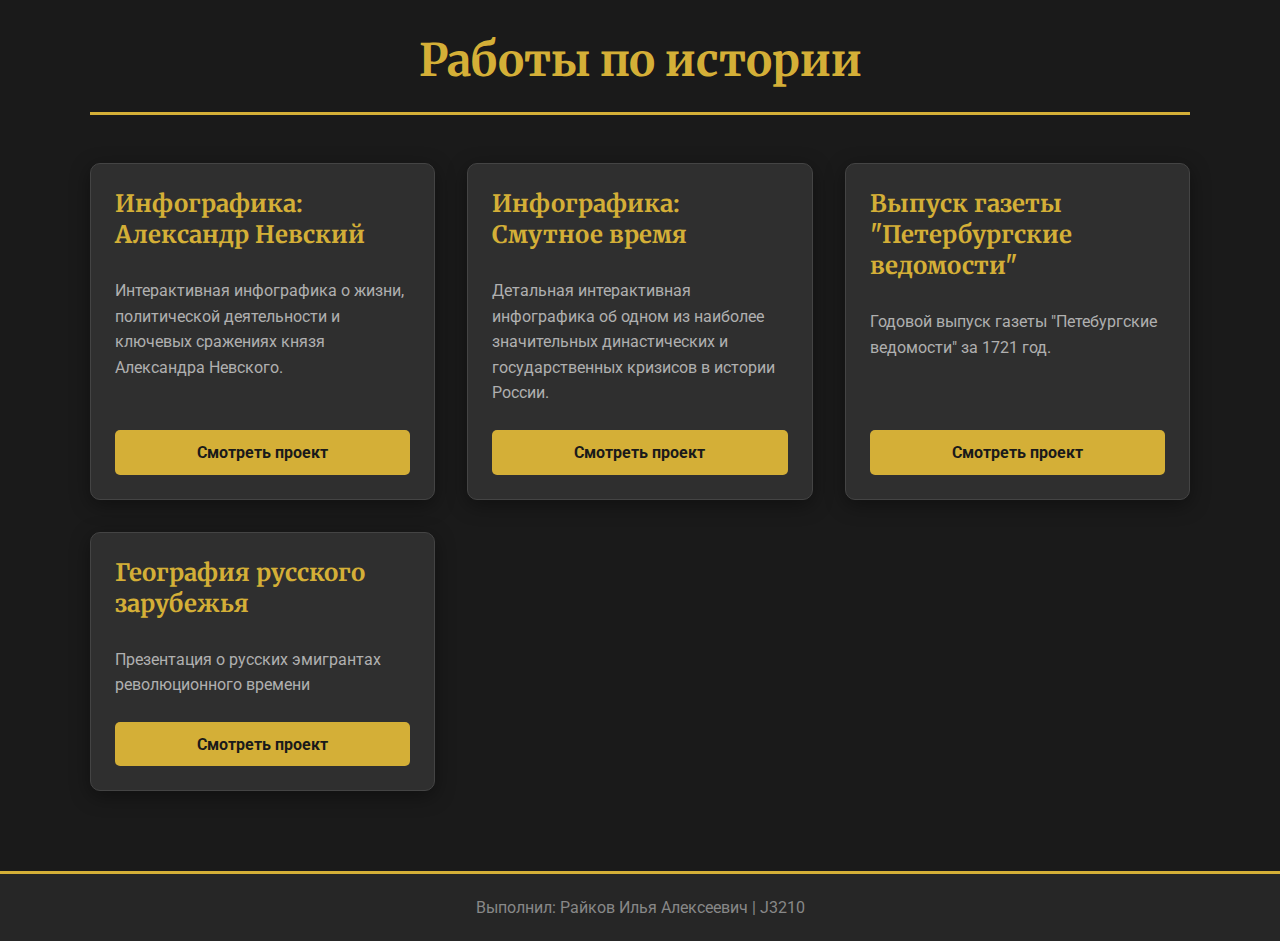
<file: index.html>
<!DOCTYPE html>
<html lang="ru">
<head>
    <meta charset="UTF-8">
    <meta name="viewport" content="width=device-width, initial-scale=1.0">
    <title>Работы по истории</title>
    <style>
        /* Подключаем шрифты, как в проектах */
        @import url('https://fonts.googleapis.com/css2?family=Merriweather:ital,wght@0,400;0,700;1,400&family=Roboto:wght@300;400&display=swap');

        /* Общие стили в темной теме */
        body {
            font-family: 'Roboto', sans-serif;
            margin: 0;
            background-color: #1a1a1a; /* Глубокий темный фон */
            color: #e0e0e0; /* Светлый текст */
            display: flex;
            flex-direction: column;
            min-height: 100vh;
        }

        .container {
            max-width: 1100px;
            margin: 0 auto;
            padding: 2rem;
            flex: 1;
        }

        /* Стили для "шапки" в золотом акценте */
        header {
            text-align: center;
            margin-bottom: 3rem;
            border-bottom: 3px solid #D4AF37; /* Золотой акцент */
            padding-bottom: 1.5rem;
        }

        header h1 {
            font-family: 'Merriweather', serif;
            font-size: 2.8rem;
            color: #D4AF37; /* Золотой заголовок */
            margin: 0;
        }

        /* Сетка для карточек с работами */
        .projects-grid {
            display: grid;
            grid-template-columns: repeat(auto-fit, minmax(300px, 1fr));
            gap: 2rem;
        }

        /* Стили для каждой карточки в темной теме */
        .card {
            background-color: #2f2f2f; /* Фон карточки */
            border-radius: 10px;
            border: 1px solid #444;
            box-shadow: 0 5px 20px rgba(0, 0, 0, 0.4);
            overflow: hidden;
            display: flex;
            flex-direction: column;
            transition: transform 0.3s ease, box-shadow 0.3s ease, border-color 0.3s ease;
        }

        .card:hover {
            transform: translateY(-8px);
            box-shadow: 0 10px 25px rgba(0, 0, 0, 0.6);
            border-color: #D4AF37; /* Золотая рамка при наведении */
        }

        .card-content {
            padding: 1.5rem;
            flex-grow: 1;
            display: flex;
            flex-direction: column;
        }

        .card h2 {
            font-family: 'Merriweather', serif;
            font-size: 1.5rem;
            margin-top: 0;
            margin-bottom: 0.75rem;
            color: #D4AF37; /* Золотой подзаголовок */
        }

        .card p {
            font-size: 1rem;
            line-height: 1.6;
            flex-grow: 1;
            margin-bottom: 1.5rem;
            color: #b0b0b0; /* Приглушенный текст */
        }

        .card a.button {
            display: block;
            text-align: center;
            padding: 0.8rem 1rem;
            background-color: #D4AF37; /* Золотая кнопка */
            color: #1a1a1a; /* Темный текст на кнопке для контраста */
            text-decoration: none;
            border-radius: 5px;
            font-weight: 700; /* Более жирный шрифт */
            margin-top: auto;
            transition: background-color 0.2s ease, box-shadow 0.2s ease;
        }

        .card a.button:hover {
            background-color: #e0b841; /* Более светлый золотой при наведении */
            box-shadow: 0 0 15px rgba(212, 175, 55, 0.3);
        }
        
        /* Подвал сайта в темной теме */
        footer {
            text-align: center;
            padding: 1.5rem;
            background-color: #262626; /* Фон как у контейнера в проектах */
            color: #888;
            margin-top: 3rem;
            border-top: 3px solid #D4AF37; /* Золотая линия сверху */
        }

    </style>
</head>
<body>

    <div class="container">
        <header>
            <h1>Работы по истории</h1>
        </header>

        <main class="projects-grid">
            
            <div class="card">
                <div class="card-content">
                    <h2>Инфографика: Александр Невский</h2>
                    <p>
                        Интерактивная инфографика о жизни, политической деятельности и ключевых сражениях князя Александра Невского.
                    </p>
                    <a href="Aleksandr_Nevsky/" class="button">Смотреть проект</a>
                </div>
            </div>

            <div class="card">
                <div class="card-content">
                    <h2>Инфографика: Смутное время</h2>
                    <p>
                        Детальная интерактивная инфографика об одном из наиболее значительных династических и государственных кризисов в истории России.
                    </p>
                    <a href="Smuta/" class="button">Смотреть проект</a>
                </div>
            </div>

            <div class="card">
                <div class="card-content">
                    <h2>Выпуск газеты "Петербургские ведомости"</h2>
                    <p>
                        Годовой выпуск газеты "Петебургские ведомости" за 1721 год.
                    </p>
                    <a href="Paper_Petr/" class="button">Смотреть проект</a>
                </div>
            </div>

            <div class="card">
                <div class="card-content">
                    <h2>География русского зарубежья</h2>
                    <p>
                        Презентация о русских эмигрантах революционного времени
                    </p>
                    <a href="RussianEmigrants/" class="button">Смотреть проект</a>
                </div>
            </div>

        </main>
    </div>
    
    <footer>
        Выполнил: Райков Илья Алексеевич | J3210
    </footer>

</body>
</html>
</file>
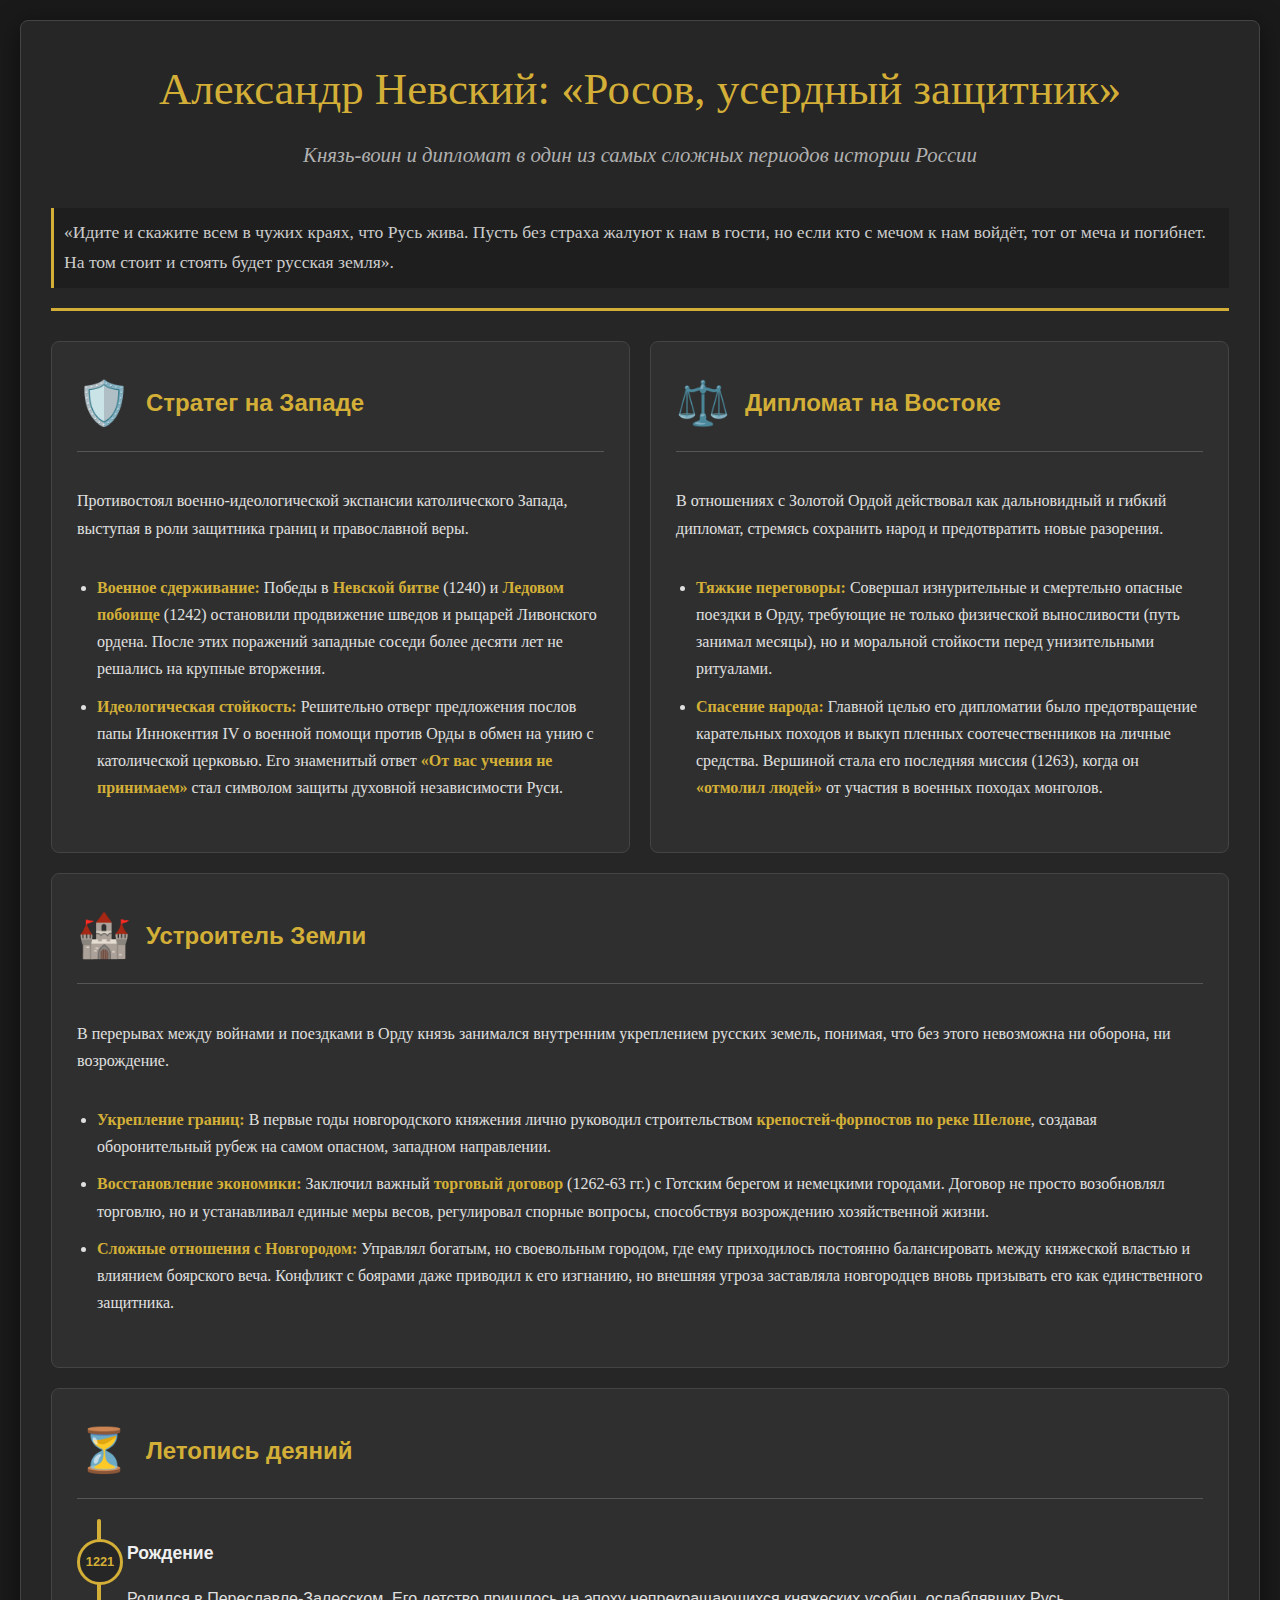
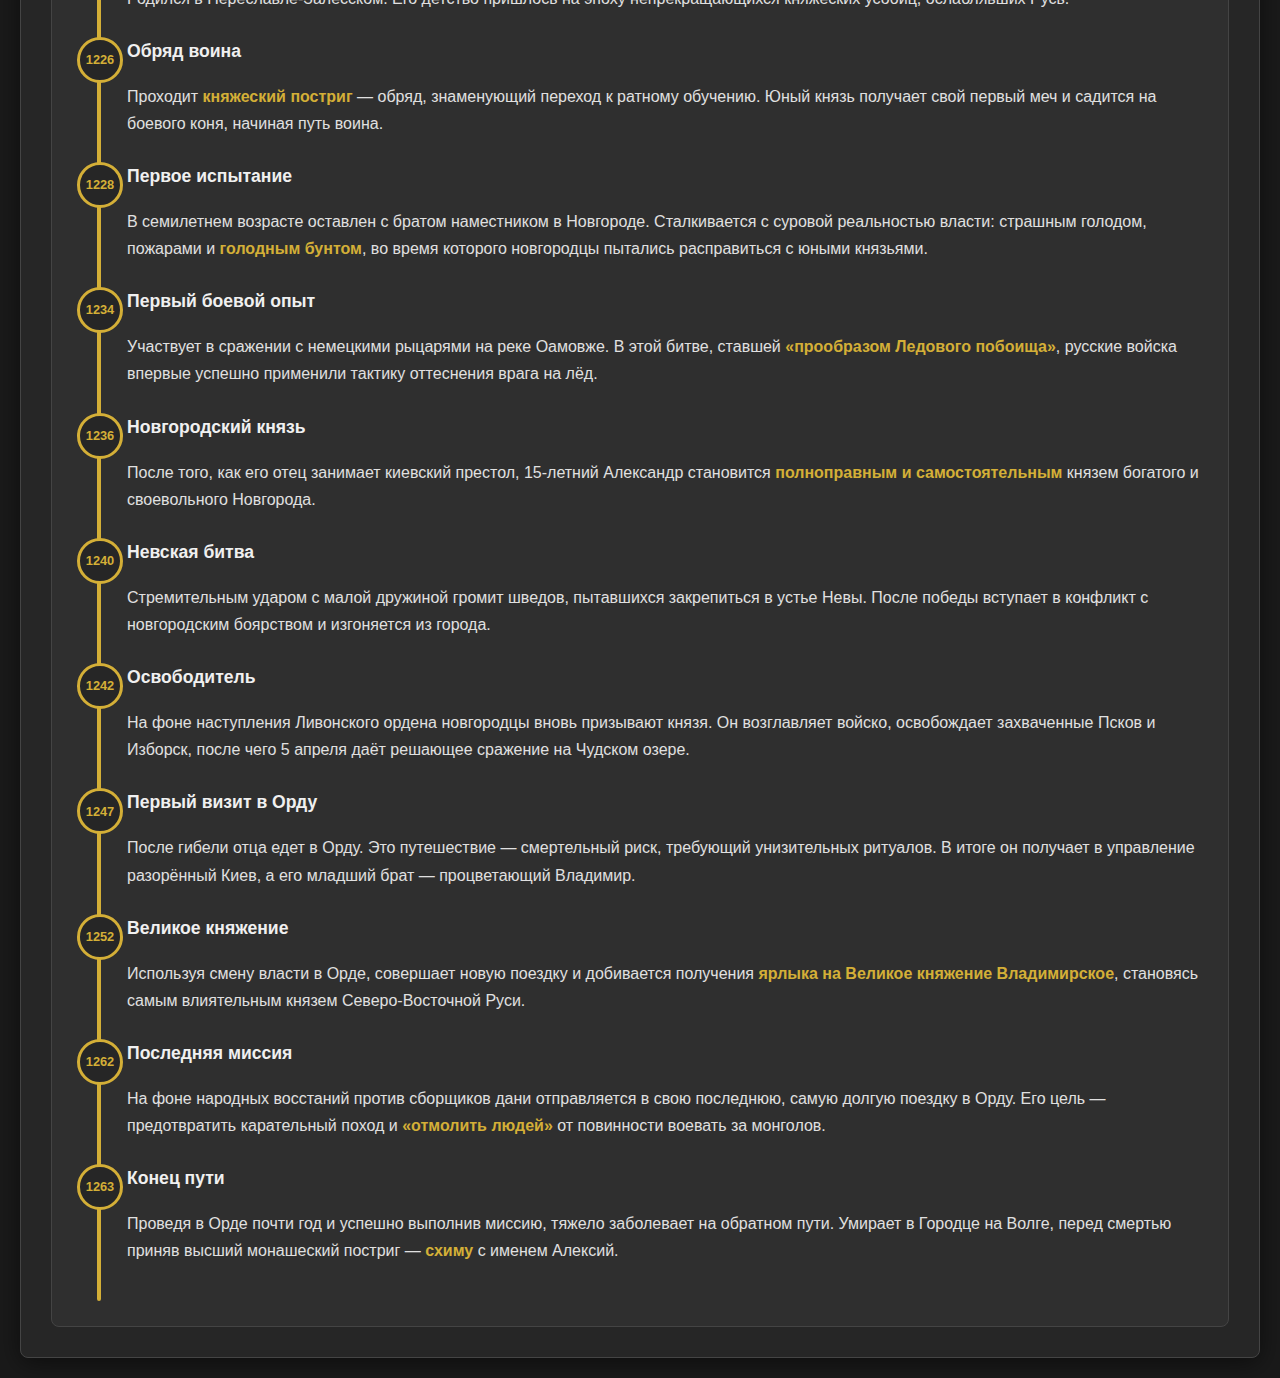
<file: Aleksandr_Nevsky/index.html>
<!DOCTYPE html>
<html lang="ru">
<head>
    <meta charset="UTF-8">
    <meta name="viewport" content="width=device-width, initial-scale=1.0">
    <title>Инфографика: Александр Невский [Финальная версия]</title>
    <style>
        body {
            font-family: 'Georgia', 'Times New Roman', serif;
            line-height: 1.7;
            color: #e0e0e0; /* Светлый текст для читаемости */
            background-color: #1a1a1a; /* Глубокий темный фон */
            margin: 0;
            padding: 20px;
        }
        .container {
            max-width: 1200px;
            margin: auto;
            background: #262626; /* Фон контейнера чуть светлее */
            padding: 30px;
            border-radius: 8px;
            box-shadow: 0 5px 25px rgba(0,0,0,0.5);
            border: 1px solid #444;
        }
        header {
            text-align: center;
            padding-bottom: 20px;
            border-bottom: 3px solid #D4AF37; /* Золотой акцент */
        }
        header h1 {
            color: #D4AF37;
            margin: 0;
            font-size: 2.8em;
            font-weight: normal;
        }
        header .subtitle {
            font-size: 1.3em;
            color: #b0b0b0;
            font-style: italic;
            margin-top: 10px;
        }
        header .quote {
            font-size: 1.1em;
            color: #cccccc;
            margin-top: 15px;
            padding: 10px;
            border-left: 3px solid #D4AF37;
            background-color: rgba(0,0,0,0.2);
            display: inline-block;
            text-align: left;
        }
        .main-grid {
            display: grid;
            gap: 20px;
            margin-top: 30px;
        }
        @media (min-width: 800px) {
            .main-grid {
                grid-template-columns: 1fr 1fr;
            }
        }
        .grid-item {
            background: #2f2f2f;
            border: 1px solid #444;
            padding: 25px;
            border-radius: 8px;
            display: flex;
            flex-direction: column;
        }
        .full-width, .grid-item-full-span {
            grid-column: 1 / -1;
        }
        .grid-item h2 {
            color: #D4AF37;
            border-bottom: 1px solid #555;
            padding-bottom: 10px;
            margin-top: 0;
            display: flex;
            align-items: center;
            font-family: -apple-system, BlinkMacSystemFont, 'Segoe UI', Roboto, Helvetica, Arial, sans-serif;
            font-weight: 600;
        }
        .timeline {
            position: relative;
            padding: 20px 0;
            font-family: -apple-system, BlinkMacSystemFont, 'Segoe UI', Roboto, Helvetica, Arial, sans-serif;
        }
        .timeline::before {
            content: '';
            position: absolute;
            left: 20px;
            top: 0;
            bottom: 0;
            width: 4px;
            background: #D4AF37;
            border-radius: 2px;
        }
        .timeline-item {
            margin-bottom: 25px;
            padding-left: 50px;
            position: relative;
        }
        .timeline-item:last-child {
             margin-bottom: 0;
        }
        .timeline-item::before {
            content: attr(data-year);
            position: absolute;
            left: 0px;
            top: 0px;
            width: 40px;
            height: 40px;
            background: #262626;
            border: 3px solid #D4AF37;
            border-radius: 50%;
            z-index: 1;
            display: flex;
            align-items: center;
            justify-content: center;
            font-weight: bold;
            font-size: 0.8em;
            color: #D4AF37;
        }
        .timeline-item h3 {
            margin: 0 0 5px;
            color: #f0f0f0;
            font-size: 1.1em;
        }
        .icon {
            font-size: 1.8em;
            margin-right: 15px;
            vertical-align: middle;
            color: #D4AF37;
        }
        ul {
            padding-left: 20px;
            flex-grow: 1;
        }
        li {
            margin-bottom: 10px;
        }
        strong {
            color: #D4AF37;
        }
        footer {
            text-align: center;
            margin-top: 30px;
            padding-top: 20px;
            border-top: 3px solid #D4AF37;
            font-size: 1em;
            color: #888;
        }
    </style>
</head>
<body>

    <div class="container">
        <header>
            <h1>Александр Невский: «Росов, усердный защитник»</h1>
            <p class="subtitle">Князь-воин и дипломат в один из самых сложных периодов истории России</p>
            <div class="quote">
                «Идите и скажите всем в чужих краях, что Русь жива. Пусть без страха жалуют к нам в гости, но если кто с мечом к нам войдёт, тот от меча и погибнет. На том стоит и стоять будет русская земля».
            </div>
        </header>

        <div class="main-grid">
            <div class="grid-item">
                <h2><span class="icon">🛡️</span>Стратег на Западе</h2>
                <p>Противостоял военно-идеологической экспансии католического Запада, выступая в роли защитника границ и православной веры.</p>
                <ul>
                    <li><strong>Военное сдерживание:</strong> Победы в <strong>Невской битве</strong> (1240) и <strong>Ледовом побоище</strong> (1242) остановили продвижение шведов и рыцарей Ливонского ордена. После этих поражений западные соседи более десяти лет не решались на крупные вторжения.</li>
                    <li><strong>Идеологическая стойкость:</strong> Решительно отверг предложения послов папы Иннокентия IV о военной помощи против Орды в обмен на унию с католической церковью. Его знаменитый ответ <strong>«От вас учения не принимаем»</strong> стал символом защиты духовной независимости Руси.</li>
                </ul>
            </div>
            
            <div class="grid-item">
                <h2><span class="icon">⚖️</span>Дипломат на Востоке</h2>
                <p>В отношениях с Золотой Ордой действовал как дальновидный и гибкий дипломат, стремясь сохранить народ и предотвратить новые разорения.</p>
                <ul>
                    <li><strong>Тяжкие переговоры:</strong> Совершал изнурительные и смертельно опасные поездки в Орду, требующие не только физической выносливости (путь занимал месяцы), но и моральной стойкости перед унизительными ритуалами.</li>
                    <li><strong>Спасение народа:</strong> Главной целью его дипломатии было предотвращение карательных походов и выкуп пленных соотечественников на личные средства. Вершиной стала его последняя миссия (1263), когда он <strong>«отмолил людей»</strong> от участия в военных походах монголов.</li>
                </ul>
            </div>

            <div class="grid-item grid-item-full-span">
                <h2><span class="icon">🏰</span>Устроитель Земли</h2>
                <p>В перерывах между войнами и поездками в Орду князь занимался внутренним укреплением русских земель, понимая, что без этого невозможна ни оборона, ни возрождение.</p>
                <ul>
                    <li><strong>Укрепление границ:</strong> В первые годы новгородского княжения лично руководил строительством <strong>крепостей-форпостов по реке Шелоне</strong>, создавая оборонительный рубеж на самом опасном, западном направлении.</li>
                    <li><strong>Восстановление экономики:</strong> Заключил важный <strong>торговый договор</strong> (1262-63 гг.) с Готским берегом и немецкими городами. Договор не просто возобновлял торговлю, но и устанавливал единые меры весов, регулировал спорные вопросы, способствуя возрождению хозяйственной жизни.</li>
                     <li><strong>Сложные отношения с Новгородом:</strong> Управлял богатым, но своевольным городом, где ему приходилось постоянно балансировать между княжеской властью и влиянием боярского веча. Конфликт с боярами даже приводил к его изгнанию, но внешняя угроза заставляла новгородцев вновь призывать его как единственного защитника.</li>
                </ul>
            </div>
            
            <div class="grid-item full-width">
                <h2><span class="icon">⏳</span>Летопись деяний</h2>
                <div class="timeline">
                    <div class="timeline-item" data-year="1221">
                        <h3>Рождение</h3>
                        <p>Родился в Переславле-Залесском. Его детство пришлось на эпоху непрекращающихся княжеских усобиц, ослаблявших Русь.</p>
                    </div>
                    <div class="timeline-item" data-year="1226">
                        <h3>Обряд воина</h3>
                        <p>Проходит <strong>княжеский постриг</strong> — обряд, знаменующий переход к ратному обучению. Юный князь получает свой первый меч и садится на боевого коня, начиная путь воина.</p>
                    </div>
                    <div class="timeline-item" data-year="1228">
                        <h3>Первое испытание</h3>
                        <p>В семилетнем возрасте оставлен с братом наместником в Новгороде. Сталкивается с суровой реальностью власти: страшным голодом, пожарами и <strong>голодным бунтом</strong>, во время которого новгородцы пытались расправиться с юными князьями.</p>
                    </div>
                    <div class="timeline-item" data-year="1234">
                        <h3>Первый боевой опыт</h3>
                        <p>Участвует в сражении с немецкими рыцарями на реке Оамовже. В этой битве, ставшей <strong>«прообразом Ледового побоища»</strong>, русские войска впервые успешно применили тактику оттеснения врага на лёд.</p>
                    </div>
                    <div class="timeline-item" data-year="1236">
                        <h3>Новгородский князь</h3>
                        <p>После того, как его отец занимает киевский престол, 15-летний Александр становится <strong>полноправным и самостоятельным</strong> князем богатого и своевольного Новгорода.</p>
                    </div>
                    <div class="timeline-item" data-year="1240">
                        <h3>Невская битва</h3>
                        <p>Стремительным ударом с малой дружиной громит шведов, пытавшихся закрепиться в устье Невы. После победы вступает в конфликт с новгородским боярством и изгоняется из города.</p>
                    </div>
                     <div class="timeline-item" data-year="1242">
                        <h3>Освободитель</h3>
                        <p>На фоне наступления Ливонского ордена новгородцы вновь призывают князя. Он возглавляет войско, освобождает захваченные Псков и Изборск, после чего 5 апреля даёт решающее сражение на Чудском озере.</p>
                    </div>
                     <div class="timeline-item" data-year="1247">
                        <h3>Первый визит в Орду</h3>
                        <p>После гибели отца едет в Орду. Это путешествие — смертельный риск, требующий унизительных ритуалов. В итоге он получает в управление разорённый Киев, а его младший брат — процветающий Владимир.</p>
                    </div>
                    <div class="timeline-item" data-year="1252">
                        <h3>Великое княжение</h3>
                        <p>Используя смену власти в Орде, совершает новую поездку и добивается получения <strong>ярлыка на Великое княжение Владимирское</strong>, становясь самым влиятельным князем Северо-Восточной Руси.</p>
                    </div>
                    <div class="timeline-item" data-year="1262">
                        <h3>Последняя миссия</h3>
                        <p>На фоне народных восстаний против сборщиков дани отправляется в свою последнюю, самую долгую поездку в Орду. Его цель — предотвратить карательный поход и <strong>«отмолить людей»</strong> от повинности воевать за монголов.</p>
                    </div>
                    <div class="timeline-item" data-year="1263">
                        <h3>Конец пути</h3>
                        <p>Проведя в Орде почти год и успешно выполнив миссию, тяжело заболевает на обратном пути. Умирает в Городце на Волге, перед смертью приняв высший монашеский постриг — <strong>схиму</strong> с именем Алексий.</p>
                    </div>
                </div>
            </div>
        </div>
    </div>

</body>
</html>
</file>
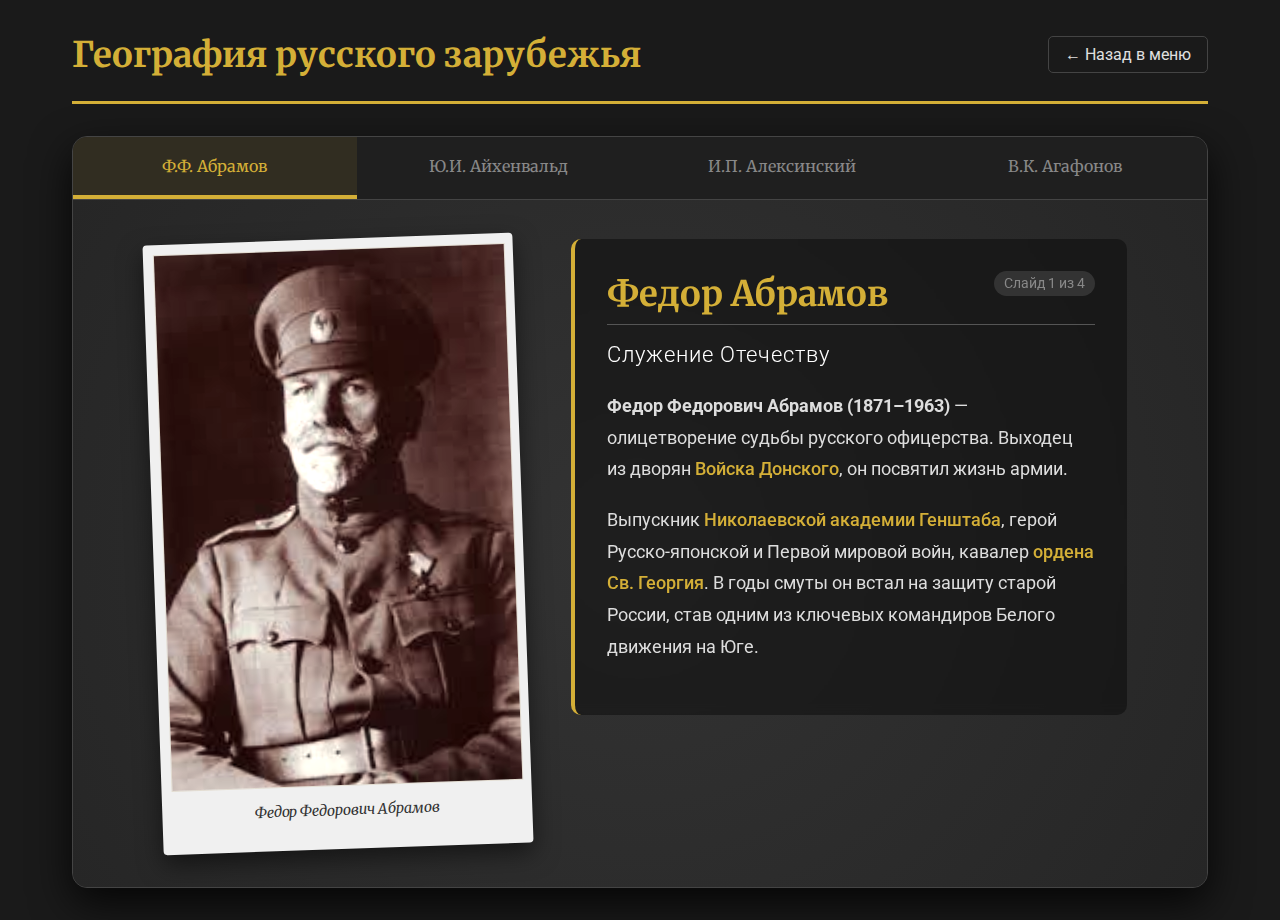
<file: RussianEmigrants/index.html>
<!DOCTYPE html>
<html lang="ru">
<head>
    <meta charset="UTF-8">
    <meta name="viewport" content="width=device-width, initial-scale=1.0">
    <title>Судьбы эмиграции</title>
    <link rel="stylesheet" href="style.css">
</head>
<body>

    <div class="container">
        <header>
            <h1>География русского зарубежья</h1>
            <a href="../" class="back-btn">← Назад в меню</a>
        </header>

        <!-- Плеер Презентации -->
        <div class="presentation-player">
            
            <!-- Вкладки -->
            <div class="section-tabs">
                <button class="tab-btn active" data-target-section="1">Ф.Ф. Абрамов</button>
                <button class="tab-btn" data-target-section="2">Ю.И. Айхенвальд</button>
                <button class="tab-btn" data-target-section="3">И.П. Алексинский</button>
                <button class="tab-btn" data-target-section="4">В.К. Агафонов</button>
            </div>

            <div class="slides-container">
                
                <!-- ================= РАЗДЕЛ 1: АБРАМОВ ================= -->
                
                <!-- Слайд 1.1 -->
                <div class="slide active" data-section="1">
                    <div class="slide-content">
                        <div class="photo-card">
                            <img src="assets/abramov_1.jpg" alt="Абрамов портрет">
                            <div class="photo-caption">Федор Федорович Абрамов</div>
                        </div>
                        <div class="text-area">
                            <div class="slide-header">
                                <h2>Федор Абрамов</h2>
                                <span class="local-counter"></span>
                            </div>
                            <h3>Служение Отечеству</h3>
                            <p>
                                <strong>Федор Федорович Абрамов (1871–1963)</strong> — олицетворение судьбы русского офицерства. Выходец из дворян <span class="tooltip" data-tooltip="Историческая область на реке Дон, населенная донскими казаками, с особым автономным статусом в Российской Империи.">Войска Донского</span>, он посвятил жизнь армии.
                            </p>
                            <p>
                                Выпускник <span class="tooltip" data-tooltip="Высшее военное учебное заведение Российской империи для подготовки офицеров Генерального штаба.">Николаевской академии Генштаба</span>, герой Русско-японской и Первой мировой войн, кавалер <span class="tooltip" data-tooltip="Высшая военная награда Российской империи за боевые заслуги.">ордена Св. Георгия</span>. В годы смуты он встал на защиту старой России, став одним из ключевых командиров Белого движения на Юге.
                            </p>
                        </div>
                    </div>
                </div>

                <!-- Слайд 1.2 -->
                <div class="slide" data-section="1">
                    <div class="slide-content">
                        <div class="photo-card">
                            <img src="assets/abramov_2.jpg" alt="Кавалерия">
                            <div class="photo-caption">Казачья кавалерия в строю</div>
                        </div>
                        <div class="text-area">
                            <div class="slide-header">
                                <h2>Федор Абрамов</h2>
                                <span class="local-counter"></span>
                            </div>
                            <h3>Трагедия Исхода</h3>
                            <p>
                                Разлом Гражданской войны не оставил выбора. Как командир <span class="tooltip" data-tooltip="Войсковое соединение Вооружённых сил Юга России, состоявшее преимущественно из донских казаков.">Донского корпуса</span>, сражавшийся против большевиков, Абрамов не мог принять новую власть.
                            </p>
                            <p>
                                В ноябре 1920 года, спасаясь от неизбежной расправы, он покинул родные берега вместе с <span class="tooltip" data-tooltip="Русская армия, эвакуированная из Крыма под командованием генерала П.Н. Врангеля.">армией Врангеля</span>. Эвакуация из Крыма стала точкой невозврата, навсегда разделившей жизнь на «до» и «после».
                            </p>
                        </div>
                    </div>
                </div>

                <!-- Слайд 1.3 -->
                <div class="slide" data-section="1">
                    <div class="slide-content">
                        <div class="photo-card">
                            <img src="assets/abramov_3.jpg" alt="Парад эмигрантов">
                            <div class="photo-caption">Русские части в эмиграции</div>
                        </div>
                        <div class="text-area">
                            <div class="slide-header">
                                <h2>Федор Абрамов</h2>
                                <span class="local-counter"></span>
                            </div>
                            <h3>Дороги изгнанника</h3>
                            <p>
                                География скитаний генерала была типичной для белого офицера. Первым пристанищем стала Турция, где в <span class="tooltip" data-tooltip="Место размещения 1-го Армейского корпуса Русской армии в Турции. Символ стойкости белой эмиграции.">Галлиполийском лагере</span> и на острове Лемнос русская армия переживала самые тяжелые дни.
                            </p>
                            <p>
                                Позже судьба привела его в Болгарию и Югославию, где он вел активную работу в <span class="tooltip" data-tooltip="Русский общевоинский союз — крупнейшая военная организация белой эмиграции, созданная П.Н. Врангелем в 1924 году.">РОВС</span>, стремясь сохранить кадры. Перед Второй мировой войной он проживал во Франции, а последней его гаванью стали США, куда он перебрался на закате своих дней.
                            </p>
                        </div>
                    </div>
                </div>

                <!-- Слайд 1.4 -->
                <div class="slide" data-section="1">
                    <div class="slide-content">
                        <div class="photo-card">
                            <img src="assets/abramov_4.jpg" alt="Церковь в Джексоне">
                            <div class="photo-caption">Храм-памятник св. Владимира (США)</div>
                        </div>
                        <div class="text-area">
                            <div class="slide-header">
                                <h2>Федор Абрамов</h2>
                                <span class="local-counter"></span>
                            </div>
                            <h3>Вечный покой за океаном</h3>
                            <p>
                                Жизнь генерала оборвалась внезапно — в 1963 году он погиб в автокатастрофе.
                            </p>
                            <p>
                                Его прах покоится в <strong>США</strong>, в городе Джексон (штат Нью-Джерси). <span class="tooltip" data-tooltip="Кладбище при Храме-Памятнике св. Владимира, где похоронено множество известных деятелей белой эмиграции и чинов РОВС.">Свято-Владимирское кладбище</span>, где он похоронен, стало настоящим пантеоном русской воинской славы за рубежом.
                            </p>
                        </div>
                    </div>
                </div>


                <!-- ================= РАЗДЕЛ 2: АЙХЕНВАЛЬД ================= -->

                <!-- Слайд 2.1 -->
                <div class="slide" data-section="2">
                    <div class="slide-content">
                        <div class="photo-card">
                            <img src="assets/aikhenvald_1.jpg" alt="Айхенвальд портрет">
                            <div class="photo-caption">Юлий Исаевич Айхенвальд</div>
                        </div>
                        <div class="text-area">
                            <div class="slide-header">
                                <h2>Юлий Айхенвальд</h2>
                                <span class="local-counter"></span>
                            </div>
                            <h3>Силуэт критика</h3>
                            <p>
                                <strong>Юлий Исаевич Айхенвальд (1872–1928)</strong> был голосом совести литературной Москвы <span class="tooltip" data-tooltip="Период расцвета русской поэзии и искусства в начале XX века.">Серебряного века</span>. Критик-импрессионист, он искал в книгах не социальный заказ, а душу автора.
                            </p>
                            <p>
                                Его знаменитый курс «Силуэты русских писателей» воспитал поколение читателей, учившихся видеть в литературе высшее проявление духа.
                            </p>
                        </div>
                    </div>
                </div>

                <!-- Слайд 2.2 -->
                <div class="slide" data-section="2">
                    <div class="slide-content">
                        <div class="photo-card">
                            <img src="assets/aikhenvald_2.jpg" alt="Пароход">
                            <div class="photo-caption">«Философский пароход» Oberbürgermeister Haken</div>
                        </div>
                        <div class="text-area">
                            <div class="slide-header">
                                <h2>Юлий Айхенвальд</h2>
                                <span class="local-counter"></span>
                            </div>
                            <h3>Философский пароход</h3>
                            <p>
                                Идеализм Айхенвальда был чужд новой советской идеологии. Он не скрывал своего неприятия большевизма.
                            </p>
                            <p>
                                В 1922 году власть решила избавиться от «инакомыслящих». Юлий Исаевич был арестован и выслан из России на знаменитом <span class="tooltip" data-tooltip="Собирательное название для двух рейсов немецких судов в 1922 году, на которых в Европу выслали более 160 представителей русской интеллигенции.">«Философском пароходе»</span> — без права возвращения, но с сохраненным достоинством.
                            </p>
                        </div>
                    </div>
                </div>

                <!-- Слайд 2.3 -->
                <div class="slide" data-section="2">
                    <div class="slide-content">
                        <div class="photo-card">
                            <img src="assets/aikhenvald_3.jpg" alt="Берлин">
                            <div class="photo-caption">Берлин, улица 1920-х годов</div>
                        </div>
                        <div class="text-area">
                            <div class="slide-header">
                                <h2>Юлий Айхенвальд</h2>
                                <span class="local-counter"></span>
                            </div>
                            <h3>Голос Русского Берлина</h3>
                            <p>
                                Судьба привела его в <strong>Германию</strong>. В 1920-е годы Берлин стал неофициальной столицей русской эмиграции.
                            </p>
                            <p>
                                Здесь Айхенвальд обрел второе дыхание. Он стал ведущим критиком <span class="tooltip" data-tooltip="Одна из самых известных газет русской эмиграции, издававшаяся в Берлине с 1920 по 1931 год.">газеты «Руль»</span>, поддерживая молодые таланты (в том числе Владимира Набокова) и сохраняя традиции русской культуры в чужой языковой среде.
                            </p>
                        </div>
                    </div>
                </div>

                <!-- Слайд 2.4 -->
                <div class="slide" data-section="2">
                    <div class="slide-content">
                        <div class="photo-card">
                            <img src="assets/aikhenvald_4.jpg" alt="Памятник">
                            <div class="photo-caption">Кладбище Тегель, Берлин</div>
                        </div>
                        <div class="text-area">
                            <div class="slide-header">
                                <h2>Юлий Айхенвальд</h2>
                                <span class="local-counter"></span>
                            </div>
                            <h3>Прерванный путь</h3>
                            <p>
                                Творческий полет оборвался трагически и нелепо. 17 декабря 1928 года он погиб под колесами трамвая на берлинской улице.
                            </p>
                            <p>
                                Его могила находится на православном <span class="tooltip" data-tooltip="Русское православное кладбище Берлин-Тегель, основанное в 1893 году.">кладбище Тегель</span> в <strong>Берлине</strong> — месте, где покоятся многие изгнанники той великой эпохи.
                            </p>
                        </div>
                    </div>
                </div>


                <!-- ================= РАЗДЕЛ 3: АЛЕКСИНСКИЙ ================= -->

                <!-- Слайд 3.1 -->
                <div class="slide" data-section="3">
                    <div class="slide-content">
                        <div class="photo-card">
                            <img src="assets/aleksinsky_1.jpg" alt="Алексинский портрет">
                            <div class="photo-caption">Иван Павлович Алексинский</div>
                        </div>
                        <div class="text-area">
                            <div class="slide-header">
                                <h2>Иван Алексинский</h2>
                                <span class="local-counter"></span>
                            </div>
                            <h3>Призвание — спасать</h3>
                            <p>
                                <strong>Иван Павлович Алексинский (1871–1945)</strong> — человек, чьи руки спасли тысячи жизней. Выдающийся хирург и профессор Московского университета.
                            </p>
                            <p>
                                Он сочетал талант ученого с мужеством <span class="tooltip" data-tooltip="Врач, работающий в условиях боевых действий непосредственно на фронте или в прифронтовой полосе.">полевого врача</span>, пройдя через Русско-японскую и Первую мировую войны. Коллеги называли его виртуозом скальпеля.
                            </p>
                        </div>
                    </div>
                </div>

                <!-- Слайд 3.2 -->
                <div class="slide" data-section="3">
                    <div class="slide-content">
                        <div class="photo-card">
                            <img src="assets/aleksinsky_2.jpg" alt="Госпиталь">
                            <div class="photo-caption">Палата полевого госпиталя</div>
                        </div>
                        <div class="text-area">
                            <div class="slide-header">
                                <h2>Иван Алексинский</h2>
                                <span class="local-counter"></span>
                            </div>
                            <h3>Врач Белой гвардии</h3>
                            <p>
                                В годы Гражданской войны Алексинский сделал свой выбор, став главным хирургом <span class="tooltip" data-tooltip="Оперативно-стратегическое объединение Белой армии на Юге России под командованием Деникина.">Добровольческой армии</span>.
                            </p>
                            <p>
                                После падения Крыма оставаться в России означало верную смерть. Он разделил судьбу своих пациентов-солдат, отправившись в изгнание вместе с флотом Врангеля, увозя с собой лишь опыт и врачебный долг.
                            </p>
                        </div>
                    </div>
                </div>

                <!-- Слайд 3.3 -->
                <div class="slide" data-section="3">
                    <div class="slide-content">
                        <div class="photo-card">
                            <img src="assets/aleksinsky_3.jpg" alt="Касабланка">
                            <div class="photo-caption">Касабланка, середина XX века</div>
                        </div>
                        <div class="text-area">
                            <div class="slide-header">
                                <h2>Иван Алексинский</h2>
                                <span class="local-counter"></span>
                            </div>
                            <h3>От Парижа до Касабланки</h3>
                            <p>
                                Путь врача не знает границ. После эвакуации и недолгого пребывания в Турции и Греции, Алексинский жил и практиковал во <strong>Франции</strong>.
                            </p>
                            <p>
                                Но главным делом его эмигрантской жизни стало <strong>Марокко</strong>. Переехав в Касабланку по приглашению властей, он возглавил хирургическое отделение местной больницы. Там он поднял медицину на европейский уровень, заслужив глубокое уважение как арабского населения, так и французской администрации.
                            </p>
                        </div>
                    </div>
                </div>

                <!-- Слайд 3.4 -->
                <div class="slide" data-section="3">
                    <div class="slide-content">
                        <div class="photo-card">
                            <img src="assets/aleksinsky_4.jpg" alt="Операционная">
                            <div class="photo-caption">Врачи русского зарубежья за работой</div>
                        </div>
                        <div class="text-area">
                            <div class="slide-header">
                                <h2>Иван Алексинский</h2>
                                <span class="local-counter"></span>
                            </div>
                            <h3>Память под южным солнцем</h3>
                            <p>
                                Иван Павлович работал до последних дней, оставаясь верным <span class="tooltip" data-tooltip="Врачебная клятва, выражающая основополагающие морально-этические принципы поведения врача.">клятве Гиппократа</span> на чужой земле. Он ушел из жизни в 1945 году.
                            </p>
                            <p>
                                Его последний приют находится в <strong>Касабланке (Марокко)</strong>, на христианском кладбище Бен-Мсик.
                            </p>
                        </div>
                    </div>
                </div>


                <!-- ================= РАЗДЕЛ 4: АГАФОНОВ ================= -->

                <!-- Слайд 4.1 -->
                <div class="slide" data-section="4">
                    <div class="slide-content">
                        <div class="photo-card">
                            <img src="assets/agafonov_1.jpg" alt="Агафонов портрет">
                            <div class="photo-caption">Валериан Константинович Агафонов</div>
                        </div>
                        <div class="text-area">
                            <div class="slide-header">
                                <h2>Валериан Агафонов</h2>
                                <span class="local-counter"></span>
                            </div>
                            <h3>Наука и Свобода</h3>
                            <p>
                                <strong>Валериан Константинович Агафонов (1863–1955)</strong> — уникальный пример ученого и гражданина. Блестящий геолог и <span class="tooltip" data-tooltip="Должность внештатного преподавателя в университетах дореволюционной России.">приват-доцент</span> Петербургского университета.
                            </p>
                            <p>
                                Он не запирался в башне из слоновой кости: был активным членом <span class="tooltip" data-tooltip="Конституционно-демократическая партия — крупная центристская политическая партия в России начала XX века, выступавшая за либеральные реформы.">партии кадетов</span> и депутатом <span class="tooltip" data-tooltip="Первый в России избранный парламент (1906 год).">I Государственной думы</span>, отстаивая идеалы свободы и просвещения.
                            </p>
                        </div>
                    </div>
                </div>

                <!-- Слайд 4.2 -->
                <div class="slide" data-section="4">
                    <div class="slide-content">
                        <div class="photo-card">
                            <img src="assets/agafonov_2.jpg" alt="Ферма">
                            <div class="photo-caption">Работа в полевых условиях</div>
                        </div>
                        <div class="text-area">
                            <div class="slide-header">
                                <h2>Валериан Агафонов</h2>
                                <span class="local-counter"></span>
                            </div>
                            <h3>Разрыв с режимом</h3>
                            <p>
                                Либеральные взгляды Агафонова были несовместимы с <span class="tooltip" data-tooltip="Основной принцип власти большевиков, означавший подавление всех слоев общества, кроме пролетариата.">диктатурой пролетариата</span>. Как видный деятель партии кадетов, он находился под прямой угрозой.
                            </p>
                            <p>
                                В 1920 году, не желая идти на сделку с совестью и опасаясь репрессий, он был вынужден навсегда покинуть Россию.
                            </p>
                        </div>
                    </div>
                </div>

                <!-- Слайд 4.3 -->
                <div class="slide" data-section="4">
                    <div class="slide-content">
                        <div class="photo-card">
                            <img src="assets/agafonov_3.jpg" alt="Карта почв">
                            <div class="photo-caption">Почвенная карта Франции</div>
                        </div>
                        <div class="text-area">
                            <div class="slide-header">
                                <h2>Валериан Агафонов</h2>
                                <span class="local-counter"></span>
                            </div>
                            <h3>Земля Франции</h3>
                            <p>
                                Эмиграция вернула его в лоно чистой науки. Обосновавшись во <strong>Франции</strong> (Париж, Ницца), он посвятил остаток жизни изучению земли.
                            </p>
                            <p>
                                Его экспедиции охватили не только саму Францию, но и её колонии (Тунис, Камерун). Итогом стала фундаментальная <span class="tooltip" data-tooltip="Карта, отображающая типы почв и их распространение. Работа Агафонова стала важным вкладом в науку Франции.">почвенная карта Франции</span>, признанная шедевром картографии и геологии.
                            </p>
                        </div>
                    </div>
                </div>

                <!-- Слайд 4.4 -->
                <div class="slide" data-section="4">
                    <div class="slide-content">
                        <div class="photo-card">
                            <img src="assets/agafonov_4.jpg" alt="Кладбище в Ницце">
                            <div class="photo-caption">Русское кладбище Кокад в Ницце</div>
                        </div>
                        <div class="text-area">
                            <div class="slide-header">
                                <h2>Валериан Агафонов</h2>
                                <span class="local-counter"></span>
                            </div>
                            <h3>Светлая память в Ницце</h3>
                            <p>
                                Ученый прожил долгую и плодотворную жизнь, скончавшись в 1955 году в возрасте 92 лет.
                            </p>
                            <p>
                                Он нашел покой под небом <strong>Ниццы</strong>. Похоронен на <span class="tooltip" data-tooltip="«Русское кладбище» в Ницце, открытое в 1867 году. Одно из крупнейших русских кладбищ во Франции.">кладбище Кокад</span> — легендарном некрополе, хранящем память о тысячах русских судеб, переплетенных с историей Франции.
                            </p>
                        </div>
                    </div>
                </div>

            </div>

            <!-- Боковые зоны навигации -->
            <div class="nav-area prev-area" id="prevArea">
                <span class="nav-icon">❮</span>
            </div>
            <div class="nav-area next-area" id="nextArea">
                <span class="nav-icon">❯</span>
            </div>

        </div>

    </div>
    
    <script src="script.js"></script>
</body>

</html>
</file>
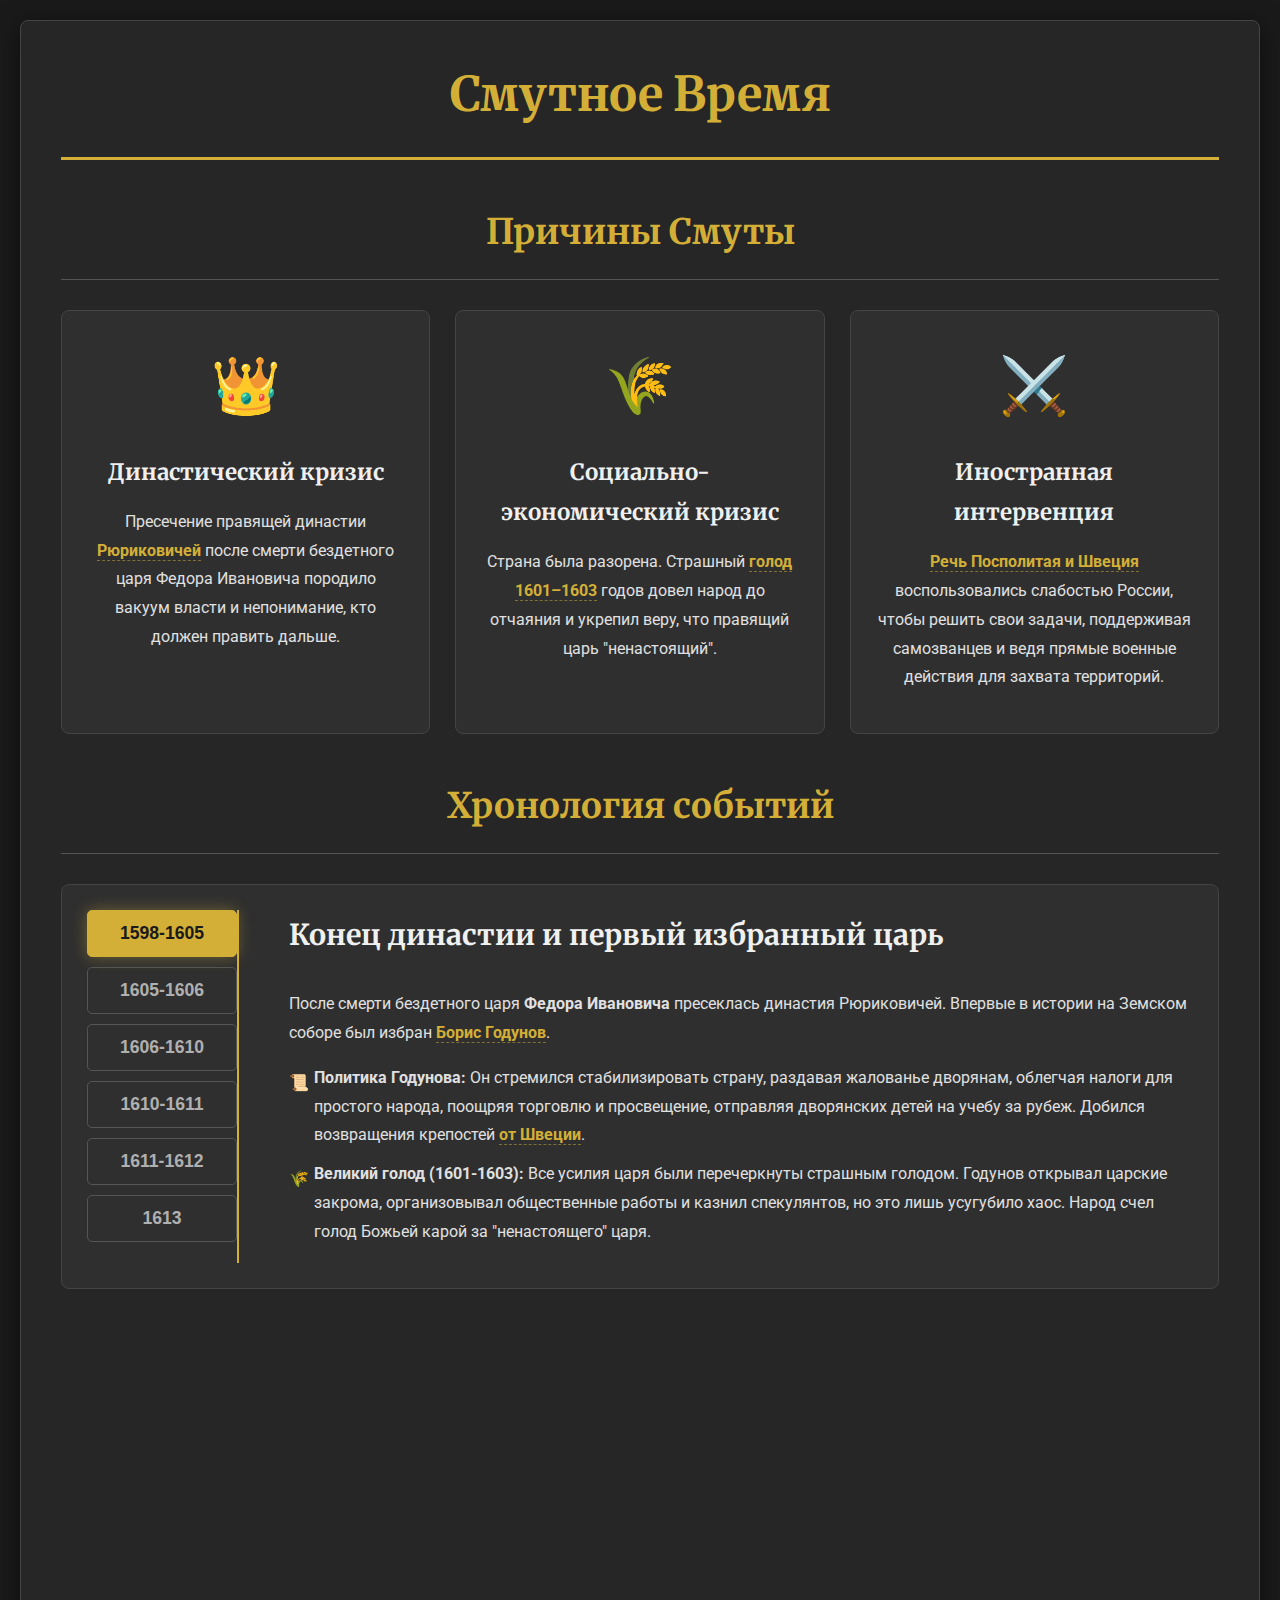
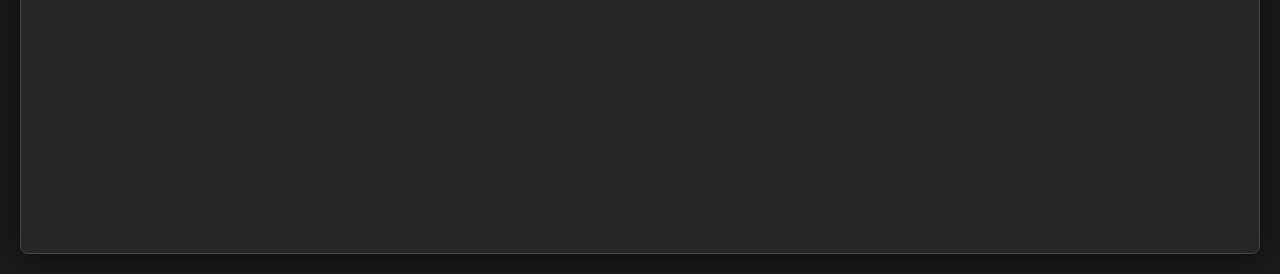
<file: Smuta/index.html>
<!DOCTYPE html>
<html lang="ru">
<head>
    <meta charset="UTF-8">
    <meta name="viewport" content="width=device-width, initial-scale=1.0">
    <title>Инфографика: Смутное Время (Финальная интерактивная версия)</title>
    <style>
        @import url('https://fonts.googleapis.com/css2?family=Merriweather:ital,wght@0,400;0,700;1,400&family=Roboto:wght@300;400&display=swap');

        :root {
            --primary-color: #D4AF37; /* Gold */
            --background-color: #1a1a1a;
            --container-bg: #262626;
            --card-bg: #2f2f2f;
            --border-color: #444;
            --text-color: #e0e0e0;
            --text-muted: #b0b0b0;
        }

        body {
            font-family: 'Roboto', sans-serif;
            line-height: 1.8;
            color: var(--text-color);
            background-color: var(--background-color);
            margin: 0;
            padding: 20px;
        }
        .container {
            max-width: 1200px;
            margin: auto;
            background: var(--container-bg);
            padding: 30px 40px;
            border-radius: 8px;
            box-shadow: 0 5px 25px rgba(0,0,0,0.5);
            border: 1px solid var(--border-color);
        }
        header {
            text-align: center;
            padding-bottom: 20px;
            border-bottom: 3px solid var(--primary-color);
        }
        header h1 {
            font-family: 'Merriweather', serif;
            color: var(--primary-color);
            margin: 0;
            font-size: 3em;
            font-weight: 700;
        }
        .section-title {
            font-family: 'Merriweather', serif;
            font-size: 2.2em;
            color: var(--primary-color);
            text-align: center;
            margin: 40px 0 30px 0;
            border-bottom: 1px solid #555;
            padding-bottom: 15px;
        }
        
        /* Interactive Term Highlighting */
        .interactive-term {
            color: var(--primary-color);
            font-weight: bold;
            cursor: pointer;
            border-bottom: 1px dashed rgba(212, 175, 55, 0.5);
            position: relative;
        }

        /* Tooltip */
        #tooltip {
            position: absolute;
            background-color: #202020;
            color: var(--text-color);
            padding: 10px 15px;
            border-radius: 6px;
            border: 1px solid var(--primary-color);
            font-size: 0.9em;
            line-height: 1.5;
            max-width: 300px;
            z-index: 100;
            visibility: hidden;
            opacity: 0;
            transition: opacity 0.3s ease;
            pointer-events: none;
        }

        /* Scroll Animations */
        .fade-in-section {
            opacity: 0;
            transform: translateY(30px);
            transition: opacity 0.8s ease-out, transform 0.8s ease-out;
        }
        .fade-in-section.is-visible {
            opacity: 1;
            transform: translateY(0);
        }

        /* Causes Section */
        .causes-grid {
            display: grid;
            grid-template-columns: repeat(auto-fit, minmax(280px, 1fr));
            gap: 25px;
            text-align: center;
        }
        .cause-card {
            background: var(--card-bg);
            border: 1px solid var(--border-color);
            padding: 25px;
            border-radius: 8px;
            transition: transform 0.3s ease, box-shadow 0.3s ease;
        }
        .cause-card:hover {
            transform: translateY(-5px);
            box-shadow: 0 8px 20px rgba(0,0,0,0.4);
        }
        .cause-card .icon {
            font-size: 3.5em;
            color: var(--primary-color);
            margin-bottom: 15px;
        }
        .cause-card h3 {
            font-family: 'Merriweather', serif;
            font-size: 1.4em;
            margin: 0 0 10px 0;
            color: #f0f0f0;
        }
        
        /* Interactive Timeline Section */
        .timeline-container {
            display: flex;
            gap: 30px;
            margin-top: 30px;
            background: var(--card-bg);
            border: 1px solid var(--border-color);
            border-radius: 8px;
            padding: 25px;
        }
        .timeline-nav {
            flex: 0 0 150px;
            border-right: 2px solid var(--primary-color);
        }
        .timeline-nav button {
            display: block;
            width: 100%;
            background: transparent;
            border: 1px solid #555;
            color: var(--text-muted);
            padding: 12px 10px;
            margin-bottom: 10px;
            border-radius: 5px;
            cursor: pointer;
            font-size: 1.1em;
            font-weight: bold;
            transition: all 0.3s ease;
            text-align: center;
        }
        .timeline-nav button:hover {
            background: var(--primary-color);
            color: var(--background-color);
            border-color: var(--primary-color);
        }
        .timeline-nav button.active {
            background: var(--primary-color);
            color: var(--background-color);
            border-color: var(--primary-color);
            box-shadow: 0 0 15px rgba(212, 175, 55, 0.4);
        }
        .timeline-content {
            flex-grow: 1;
            padding-left: 20px;
            transition: opacity 0.5s ease-in-out;
            min-height: 320px;
        }
        .timeline-content.fade {
            opacity: 0;
        }
        .timeline-content h3 {
            font-family: 'Merriweather', serif;
            font-size: 1.8em;
            margin-top: 0;
            color: #f0f0f0;
        }
        .timeline-content ul { padding-left: 0; list-style-type: none; }
        .timeline-content li { margin-bottom: 10px; padding-left: 25px; position: relative; }
        .timeline-content .icon { color: var(--primary-color); position: absolute; left: 0; top: 5px; }

        /* Outcomes Section */
        .outcomes-grid {
            display: grid;
            grid-template-columns: repeat(auto-fit, minmax(250px, 1fr));
            gap: 20px;
        }
        .outcome-card {
            background: var(--card-bg);
            border: 1px solid var(--border-color);
            padding: 20px;
            border-radius: 8px;
            text-align: center;
            transition: all 0.3s ease;
            border-top: 4px solid var(--primary-color);
        }
        .outcome-card:hover {
            transform: scale(1.05);
            box-shadow: 0 10px 25px rgba(0,0,0,0.5);
            border-color: var(--primary-color);
        }
        .outcome-card .icon {
            font-size: 3em;
            color: var(--primary-color);
            margin-bottom: 15px;
            transition: transform 0.3s ease;
        }
        .outcome-card:hover .icon {
            transform: rotate(10deg) scale(1.1);
        }
        .outcome-card h3 {
            font-family: 'Merriweather', serif;
            margin: 0 0 10px 0;
            color: #f0f0f0;
        }

        @media (max-width: 850px) {
            .timeline-container { flex-direction: column; }
            .timeline-nav { display: grid; grid-template-columns: 1fr 1fr; gap: 10px; border-right: none; border-bottom: 2px solid var(--primary-color); padding-right: 0; padding-bottom: 15px; flex-basis: auto; width: 100%;}
            .timeline-nav button { text-align: center; }
            .timeline-content { padding-left: 0; padding-top: 15px; min-height: 280px; }
            header h1 { font-size: 2.2em; }
            .section-title { font-size: 1.8em; }
        }
    </style>
</head>
<body>
    <div id="tooltip"></div>
    <div class="container">
        <header>
            <h1>Смутное Время</h1>
        </header>

        <main>
            <section id="causes" class="fade-in-section">
                <h2 class="section-title">Причины Смуты</h2>
                <div class="causes-grid">
                    <div class="cause-card">
                        <div class="icon">👑</div>
                        <h3>Династический кризис</h3>
                        <p>Пресечение правящей династии <span class="interactive-term" data-tooltip="Правили на Руси со времен призвания варягов. Их власть считалась священной и данной Богом.">Рюриковичей</span> после смерти бездетного царя Федора Ивановича породило вакуум власти и непонимание, кто должен править дальше.</p>
                    </div>
                    <div class="cause-card">
                        <div class="icon">🌾</div>
                        <h3>Социально-экономический кризис</h3>
                        <p>Страна была разорена. Страшный <span class="interactive-term" data-tooltip="Вызван природными катаклизмами (извержение вулкана в Перу), приведшими к похолоданию. Продолжался несколько лет, истощив все запасы.">голод 1601–1603</span> годов довел народ до отчаяния и укрепил веру, что правящий царь "ненастоящий".</p>
                    </div>
                    <div class="cause-card">
                        <div class="icon">⚔️</div>
                        <h3>Иностранная интервенция</h3>
                        <p><span class="interactive-term" data-tooltip="Главные геополитические соперники России на западе в тот период.">Речь Посполитая и Швеция</span> воспользовались слабостью России, чтобы решить свои задачи, поддерживая самозванцев и ведя прямые военные действия для захвата территорий.</p>
                    </div>
                </div>
            </section>

            <section id="chronology" class="fade-in-section">
                <h2 class="section-title">Хронология событий</h2>
                <div class="timeline-container">
                    <div class="timeline-nav">
                        <button class="timeline-btn active" data-target="1598-1605">1598-1605</button>
                        <button class="timeline-btn" data-target="1605-1606">1605-1606</button>
                        <button class="timeline-btn" data-target="1606-1610">1606-1610</button>
                        <button class="timeline-btn" data-target="1610-1611">1610-1611</button>
                        <button class="timeline-btn" data-target="1611-1612">1611-1612</button>
                        <button class="timeline-btn" data-target="1613">1613</button>
                    </div>
                    <div class="timeline-content" id="timeline-content-area">
                        <!-- Content will be injected by JavaScript -->
                    </div>
                </div>
            </section>

            <section id="outcomes" class="fade-in-section">
                <h2 class="section-title">Итоги Смуты</h2>
                <div class="outcomes-grid">
                    <div class="outcome-card">
                        <div class="icon">🏛️</div>
                        <h3>Новая династия</h3>
                        <p>Избрание <span class="interactive-term" data-tooltip="16-летний юноша, ставший компромиссной фигурой для всех боярских группировок.">Михаила Романова</span> положило конец династическому кризису и основало династию, правившую более 300 лет.</p>
                    </div>
                    <div class="outcome-card">
                        <div class="icon">🛡️</div>
                        <h3>Централизация власти</h3>
                        <p>Потрясения Смуты показали обществу необходимость сильной центральной власти для сохранения единства и независимости страны.</p>
                    </div>
                    <div class="outcome-card">
                        <div class="icon">📉</div>
                        <h3>Огромные потери</h3>
                        <p>Страна была разорена, население сократилось. Россия потеряла <span class="interactive-term" data-tooltip="Стратегически важная крепость, захваченная поляками после 20-месячной героической осады.">Смоленск</span> (отошел Речи Посполитой) и выход к Балтийскому морю.</p>
                    </div>
                    <div class="outcome-card">
                        <div class="icon">🤝</div>
                        <h3>Рост самосознания</h3>
                        <p>Выход из кризиса стал возможен благодаря консолидации всего народа. Освобождение Москвы стало символом национального единства.</p>
                    </div>
                </div>
            </section>
        </main>
    </div>

    <script>
        document.addEventListener('DOMContentLoaded', () => {
            const timelineData = {
                '1598-1605': {
                    title: 'Конец династии и первый избранный царь',
                    content: `
                        <p>После смерти бездетного царя <strong>Федора Ивановича</strong> пресеклась династия Рюриковичей. Впервые в истории на Земском соборе был избран <span class="interactive-term" data-tooltip="Талантливый боярин, сосредоточивший в своих руках огромную власть еще при жизни царя Федора.">Борис Годунов</span>.</p>
                        <ul>
                            <li><span class="icon">📜</span><strong>Политика Годунова:</strong> Он стремился стабилизировать страну, раздавая жалованье дворянам, облегчая налоги для простого народа, поощряя торговлю и просвещение, отправляя дворянских детей на учебу за рубеж. Добился возвращения крепостей <span class="interactive-term" data-tooltip="Ивангород, Ям, Копорье, Карела. Важные форпосты на Балтийском побережье.">от Швеции</span>.</li>
                            <li><span class="icon">🌾</span><strong>Великий голод (1601-1603):</strong> Все усилия царя были перечеркнуты страшным голодом. Годунов открывал царские закрома, организовывал общественные работы и казнил спекулянтов, но это лишь усугубило хаос. Народ счел голод Божьей карой за "ненастоящего" царя.</li>
                        </ul>
                    `
                },
                '1605-1606': {
                    title: 'Год самозванца',
                    content: `
                        <p>На фоне народного недовольства появился самозванец, выдававший себя за царевича Дмитрия, — <span class="interactive-term" data-tooltip="Образованный инок Чудова монастыря, служивший секретарем у патриарха Иова.">Григорий Отрепьев</span>. </p>
                        <ul>
                            <li><span class="icon">🇵🇱</span>Получив тайную поддержку в <span class="interactive-term" data-tooltip="Польско-литовское государство, главный соперник России на западе.">Речи Посполитой</span>, он двинулся на Москву. Многие города и даже царские войска переходили на его сторону без боя.</li>
                            <li><span class="icon">👑</span>После внезапной смерти Годунова и убийства его сына, Лжедмитрий I триумфально вошел в столицу и был венчан на царство.</li>
                             <li><span class="icon">💔</span><strong>Падение:</strong> Был свергнут и жестоко убит в результате заговора во главе с <span class="interactive-term" data-tooltip="Представитель знатного княжеского рода, будущий царь.">Василием Шуйским</span>. Поводом к бунту послужила его свадьба на католичке <span class="interactive-term" data-tooltip="Дочь богатого польского магната. Ее свадьба с Лжедмитрием и поведение поляков стали поводом для бунта.">Марине Мнишек</span> и вызывающее поведение поляков.</li>
                        </ul>
                    `
                },
                '1606-1610': {
                    title: 'Гражданская война и Двоевластие',
                    content: `
                        <p>На престол взошел боярский царь <span class="interactive-term" data-tooltip="Был 'выкликнут' царем на Красной площади своими сторонниками, его власть была слабой и оспаривалась с самого начала.">Василий Шуйский</span>. Этот период — пик внутреннего раскола.</p>
                        <ul>
                            <li><span class="icon">🔥</span><strong>Восстание Болотникова:</strong> Началась полномасштабная гражданская война. В восстании <span class="interactive-term" data-tooltip="Возглавил мощное восстание, в котором участвовали все слои общества. Был разбит, взят в плен и казнен.">Ивана Болотникова</span> участвовали все слои общества, от холопов до недовольных бояр.</li>
                            <li><span class="icon">🎭</span><strong>Двоевластие:</strong> Появился <span class="interactive-term" data-tooltip="Личность этого самозванца неизвестна. Создал альтернативный центр власти в селе Тушино под Москвой.">Лжедмитрий II ("Тушинский вор")</span>. Страна раскололась: в Москве был один царь, а в подмосковном Тушине — другой, со своей думой, приказами и армией.</li>
                            <li><span class="icon">🇸🇪</span><strong>Интервенция:</strong> В отчаянии Шуйский заключил союз со <span class="interactive-term" data-tooltip="Враг Речи Посполитой. Союз с ней дал полякам повод для открытого вторжения в Россию.">Швецией</span>, отдав им часть территории за наемников. Это спровоцировало открытую польскую интервенцию в 1609 году.</li>
                        </ul>
                    `
                },
                '1610-1611': {
                    title: 'Коллапс власти и Семибоярщина',
                    content: `
                        <p>После сокрушительного поражения русских войск от поляков, <span class="interactive-term" data-tooltip="Представитель знатного княжеского рода, возглавил заговор против Лжедмитрия I. Его власть была очень слабой.">Василий Шуйский</span> был свергнут и насильно пострижен в монахи. Власть захватило правительство из семи бояр — <span class="interactive-term" data-tooltip="Правительство из семи самых знатных бояр, которое впустило поляков в Москву и присягнуло королевичу Владиславу.">Семибоярщина</span>.</p>
                        <ul>
                            <li><span class="icon">📜</span>Бояре пошли на национальное предательство и пригласили на русский престол польского королевича <span class="interactive-term" data-tooltip="Сын польского короля Сигизмунда III. Должен был принять православие, но его отец хотел полного подчинения России.">Владислава</span>.</li>
                            <li><span class="icon">🚪</span>В Москву был впущен польский гарнизон. Страна оказалась на краю потери независимости. Духовным лидером сопротивления стал <span class="interactive-term" data-tooltip="Патриарх, который отказался сотрудничать с интервентами и призывал народ к борьбе. Был заморен поляками голодом в темнице.">Патриарх Гермоген</span>.</li>
                        </ul>
                    `
                },
                '1611-1612': {
                    title: 'Народное единство и освобождение',
                    content: `
                        <p>В ответ на предательство и интервенцию по всей стране началось освободительное движение, ведомое не царями, а народом.</p>
                        <ul>
                            <li><span class="icon">❌</span><strong>Первое ополчение (1611):</strong> Возглавлялось <span class="interactive-term" data-tooltip="Один из лидеров Первого ополчения, убит казаками из-за разногласий.">Прокопием Ляпуновым</span>, Трубецким и Заруцким. Осадило Москву, но распалось из-за внутренних конфликтов между дворянами и казаками.</li>
                            <li><span class="icon">✅</span><strong>Второе ополчение (1611-1612):</strong> Было создано в Нижнем Новгороде по инициативе земского старосты <span class="interactive-term" data-tooltip="Нижегородский купец, 'финансовый директор' Второго ополчения, организовал сбор средств на войско.">Кузьмы Минина</span> и под военным руководством князя <span class="interactive-term" data-tooltip="Опытный воевода, возглавил военные силы Второго ополчения и руководил освобождением Москвы.">Дмитрия Пожарского</span>.</li>
                             <li><span class="icon">⚔️</span>Двигаясь вверх по Волге, ополчение собирало силы и средства. 26 октября 1612 года, объединившись с остатками Первого ополчения, они <strong>освободили Москву</strong>.</li>
                        </ul>
                    `
                },
                '1613': {
                    title: 'Конец Смуты и новая династия',
                    content: `
                        <p>После освобождения Москвы был созван <span class="interactive-term" data-tooltip="Собор с представителями всех земель и сословий для решения важнейших государственных вопросов.">Земский собор</span> для избрания нового, законного царя.</p>
                        <ul>
                             <li><span class="icon">🕊️</span>Выбор пал на 16-летнего <span class="interactive-term" data-tooltip="Его род был связан с первой женой Ивана Грозного, Анастасией Романовой, что давало ему формальную связь с прежней династией.">Михаила Романова</span> как на компромиссную фигуру, устраивавшую многие боярские группировки.</li>
                             <li><span class="icon">🗣️</span>Знатные бояре надеялись, что смогут легко управлять юным и неопытным царем, говоря знаменитую фразу: <span class="interactive-term" data-tooltip="Фраза, отражающая надежды боярской элиты на то, что новый царь будет послушным их воле.">"Миша молод, разумом еще не дошел, и нам будет поваден"</span>.</li>
                        </ul>
                        <p>Его избрание считается формальным окончанием Смутного времени и началом правления династии Романовых.</p>
                    `
                }
            };

            const timelineNav = document.querySelector('.timeline-nav');
            const timelineContentArea = document.getElementById('timeline-content-area');
            const buttons = document.querySelectorAll('.timeline-btn');
            const tooltip = document.getElementById('tooltip');

            function updateContent(target) {
                const data = timelineData[target];
                timelineContentArea.innerHTML = `<h3>${data.title}</h3>${data.content}`;
                addTooltipEvents();
            }

            timelineNav.addEventListener('click', (e) => {
                if (e.target.tagName !== 'BUTTON') return;
                const selectedTarget = e.target.dataset.target;
                buttons.forEach(btn => btn.classList.remove('active'));
                e.target.classList.add('active');
                timelineContentArea.classList.add('fade');
                setTimeout(() => {
                    updateContent(selectedTarget);
                    timelineContentArea.classList.remove('fade');
                }, 300);
            });

            function addTooltipEvents() {
                document.querySelectorAll('.interactive-term').forEach(term => {
                    term.addEventListener('mousemove', e => {
                        tooltip.style.visibility = 'visible';
                        tooltip.style.opacity = '1';
                        tooltip.innerHTML = term.dataset.tooltip;
                        tooltip.style.left = `${e.pageX + 15}px`;
                        tooltip.style.top = `${e.pageY + 15}px`;
                    });
                    term.addEventListener('mouseleave', () => {
                        tooltip.style.visibility = 'hidden';
                        tooltip.style.opacity = '0';
                    });
                });
            }

            const observer = new IntersectionObserver(entries => {
                entries.forEach(entry => {
                    if (entry.isIntersecting) {
                        entry.target.classList.add('is-visible');
                        observer.unobserve(entry.target);
                    }
                });
            }, { threshold: 0.1 });
            document.querySelectorAll('.fade-in-section').forEach(section => observer.observe(section));

            // Initial load
            updateContent('1598-1605');
        });
    </script>
</body>
</html>
</file>
<file: RussianEmigrants/style.css>
/* --- Импорт шрифтов --- */
@import url('https://fonts.googleapis.com/css2?family=Merriweather:ital,wght@0,400;0,700;1,400&family=Roboto:wght@300;400&display=swap');
@import url('https://fonts.googleapis.com/css2?family=Cormorant+Garamond:ital,wght@1,600&display=swap'); /* Шрифт для цитат */

/* --- Основные стили --- */
body {
    font-family: 'Roboto', sans-serif;
    margin: 0;
    background-color: #1a1a1a;
    color: #e0e0e0;
    display: flex;
    flex-direction: column;
    min-height: 100vh;
}

.container {
    max-width: 1200px; /* Увеличили ширину */
    margin: 0 auto;
    padding: 2rem;
    flex: 1;
    width: 100%;
    box-sizing: border-box;
}

/* --- Шапка --- */
header {
    display: flex;
    justify-content: space-between;
    align-items: center;
    margin-bottom: 2rem;
    border-bottom: 3px solid #D4AF37;
    padding-bottom: 1.5rem;
}

header h1 {
    font-family: 'Merriweather', serif;
    font-size: 2.2rem;
    color: #D4AF37;
    margin: 0;
}

.back-btn {
    text-decoration: none;
    color: #e0e0e0;
    border: 1px solid #444;
    padding: 0.5rem 1rem;
    border-radius: 5px;
    transition: all 0.3s;
}

.back-btn:hover {
    border-color: #D4AF37;
    color: #D4AF37;
}

/* --- Плеер Презентации --- */
.presentation-player {
    background-color: #262626; /* Чуть темнее фон */
    border-radius: 15px;
    border: 1px solid #444;
    box-shadow: 0 15px 40px rgba(0,0,0,0.8);
    overflow: hidden;
    position: relative;
    min-height: 750px; /* Сделали плеер выше */
    display: flex;
    flex-direction: column;
}

/* --- Вкладки --- */
.section-tabs {
    display: flex;
    background-color: #1f1f1f;
    border-bottom: 1px solid #444;
    overflow-x: auto;
}

.tab-btn {
    flex: 1;
    background: none;
    border: none;
    padding: 1.2rem;
    color: #888;
    font-family: 'Merriweather', serif;
    font-size: 1rem;
    cursor: pointer;
    transition: all 0.3s;
    border-bottom: 4px solid transparent;
    white-space: nowrap;
}

.tab-btn:hover {
    color: #e0e0e0;
    background-color: rgba(255,255,255,0.05);
}

.tab-btn.active {
    color: #D4AF37;
    border-bottom-color: #D4AF37;
    background-color: rgba(212, 175, 55, 0.1);
}

/* --- Область слайдов --- */
.slides-container {
    flex-grow: 1;
    position: relative;
    overflow: hidden;
    background: radial-gradient(circle at center, #333 0%, #262626 100%); /* Легкий градиент фона */
}

.slide {
    position: absolute;
    top: 0;
    left: 0;
    width: 100%;
    height: 100%;
    opacity: 0;
    transition: opacity 0.6s ease-in-out;
    display: flex;
    align-items: center;
    justify-content: center;
    padding: 2rem 5rem; /* Отступы под стрелки */
    box-sizing: border-box;
    visibility: hidden;
}

.slide.active {
    opacity: 1;
    visibility: visible;
    z-index: 2;
}

/* Анимация появления контента */
.slide.active .photo-card {
    animation: slideInLeft 0.8s ease-out forwards;
}
.slide.active .text-area {
    animation: slideInRight 0.8s ease-out forwards;
}

@keyframes slideInLeft {
    from { opacity: 0; transform: translateX(-30px); }
    to { opacity: 1; transform: translateX(0); }
}
@keyframes slideInRight {
    from { opacity: 0; transform: translateX(30px); }
    to { opacity: 1; transform: translateX(0); }
}


/* --- Контент слайда --- */
.slide-content {
    display: flex;
    flex-direction: row;
    gap: 3rem;
    max-width: 100%;
    width: 100%;
    align-items: flex-start; /* Выравнивание по верху */
}

/* Фото-карточка (Полароид стиль) */
.photo-card {
    flex: 0 0 350px; /* Фиксированная ширина фото */
    background-color: #f0f0f0;
    padding: 10px 10px 30px 10px; /* Большой отступ снизу как у Polaroid */
    border-radius: 4px;
    transform: rotate(-2deg); /* Легкий наклон для "живости" */
    box-shadow: 0 10px 25px rgba(0,0,0,0.5);
    transition: transform 0.3s;
}

.photo-card:hover {
    transform: rotate(0deg) scale(1.02);
    z-index: 5;
}

.photo-card img {
    width: 100%;
    height: auto;
    display: block;
    filter: sepia(20%) contrast(1.1); /* Эффект старого фото */
    border: 1px solid #ccc;
}

.photo-caption {
    margin-top: 15px;
    font-family: 'Merriweather', serif;
    color: #333; /* Темный текст на белой карточке */
    text-align: center;
    font-size: 0.9rem;
    font-style: italic;
}

/* Текстовая зона */
.text-area {
    flex: 1;
    background: rgba(0, 0, 0, 0.4); /* Подложка под текст */
    padding: 2rem;
    border-radius: 10px;
    border-left: 4px solid #D4AF37;
    backdrop-filter: blur(5px);
}

/* Заголовок со счетчиком */
.slide-header {
    display: flex;
    justify-content: space-between;
    align-items: flex-start;
    border-bottom: 1px solid #555;
    margin-bottom: 1rem;
    padding-bottom: 0.5rem;
}

.slide-header h2 {
    font-family: 'Merriweather', serif;
    color: #D4AF37;
    margin: 0;
    font-size: 2.2rem;
}

.local-counter {
    font-family: 'Roboto', sans-serif;
    color: #888;
    font-size: 0.9rem;
    background: #333;
    padding: 4px 10px;
    border-radius: 20px;
    white-space: nowrap;
}

.text-area h3 {
    font-family: 'Roboto', sans-serif;
    font-weight: 300;
    color: #fff;
    font-size: 1.4rem;
    margin-top: 0.5rem;
    margin-bottom: 1.5rem;
    letter-spacing: 1px;
}

.text-area p {
    line-height: 1.8;
    color: #ddd;
    font-size: 1.1rem;
    margin-bottom: 1.2rem;
}

/* Цитата */
.slide-quote {
    margin: 2rem 0 1rem 0;
    padding-left: 20px;
    border-left: 3px solid #D4AF37;
    font-family: 'Cormorant Garamond', serif;
    font-style: italic;
    font-size: 1.4rem;
    color: #e0c060;
    background: rgba(212, 175, 55, 0.05);
    padding: 15px;
    border-radius: 0 10px 10px 0;
}

/* --- Стрелки навигации --- */
.nav-area {
    position: absolute;
    top: 60px;
    bottom: 0;
    width: 10%;
    display: flex;
    align-items: center;
    justify-content: center;
    cursor: pointer;
    z-index: 10;
    transition: opacity 0.3s ease;
    opacity: 0;
}

.prev-area {
    left: 0;
    background: linear-gradient(to right, rgba(0,0,0,0.8), transparent);
    justify-content: flex-start;
    padding-left: 30px;
}

.next-area {
    right: 0;
    background: linear-gradient(to left, rgba(0,0,0,0.8), transparent);
    justify-content: flex-end;
    padding-right: 30px;
}

.nav-area:hover {
    opacity: 1;
}

.nav-icon {
    color: #D4AF37;
    font-size: 4rem;
    text-shadow: 0 0 20px #000;
}

/* Адаптивность */
@media (max-width: 900px) {
    .slide {
        padding: 1rem;
    }
    .slide-content {
        flex-direction: column;
        align-items: center;
    }
    .photo-card {
        flex: 0 0 auto;
        width: 250px;
        transform: rotate(0);
        margin-bottom: 2rem;
    }
    .text-area {
        padding: 1.5rem;
    }
    .slide-header h2 {
        font-size: 1.5rem;
    }
    .nav-area {
        width: 15%;
    }
    .nav-icon {
        font-size: 2.5rem;
    }
}

.tooltip {
    position: relative;
    cursor: help;
    color: #D4AF37; /* Слово сразу золотое */
    border-bottom: none; /* Убрали подчеркивание */
    font-weight: 500; /* Чуть жирнее обычного текста */
    transition: color 0.3s, text-shadow 0.3s;
}

.tooltip:hover {
    color: #fff; /* При наведении становится белым (для контраста) */
}

/* Само всплывающее окошко */
.tooltip::after {
    content: attr(data-tooltip);
    position: absolute;
    bottom: 135%; /* Чуть выше */
    left: 50%;
    transform: translateX(-50%);
    
    width: 260px;
    background-color: #1a1a1a; /* Темный фон */
    color: #e0e0e0;
    border: 1px solid #D4AF37; /* Золотая рамка */
    padding: 12px 16px;
    border-radius: 6px;
    
    font-family: 'Roboto', sans-serif;
    font-size: 0.9rem;
    line-height: 1.5;
    text-align: center;
    box-shadow: 0 10px 25px rgba(0,0,0,0.9);
    z-index: 100;
    
    opacity: 0;
    visibility: hidden;
    transition: all 0.3s ease;
    pointer-events: none;
}

/* Стрелочка вниз от подсказки */
.tooltip::before {
    content: '';
    position: absolute;
    
    /* Начальная позиция (скрыта) */
    bottom: 125%; 
    left: 50%;
    transform: translateX(-50%);
    
    /* Рисуем треугольник */
    border-width: 6px;
    border-style: solid;
    /* Цвет: Сверху золотой, остальные прозрачные -> Треугольник вниз */
    border-color: #D4AF37 transparent transparent transparent;
    
    /* Обязательно для корректной отрисовки треугольника */
    width: 0;
    height: 0;
    
    /* Выводим поверх блока подсказки */
    z-index: 101; 
    
    /* Скрываем */
    opacity: 0;
    visibility: hidden;
    transition: all 0.3s ease;
    
    /* Чтобы мышь сквозь нее "видела" текст */
    pointer-events: none; 
}

/* Показ при наведении */
.tooltip:hover::before {
    opacity: 1;
    visibility: visible;
    /* Опускаем чуть ниже, чтобы касалась текста */
    bottom: 115%; 
}

/* Показ самого блока (на всякий случай обновите и этот кусок, чтобы цифры совпадали) */
.tooltip:hover::after {
    opacity: 1;
    visibility: visible;
    bottom: 125%; /* Блок висит чуть выше стрелки */
}

/* Адаптивность для мобильных */
@media (max-width: 768px) {
    .tooltip::after {
        width: 220px;
        left: auto;
        right: -20px;
        transform: none;
    }
    .tooltip::before {
        left: auto;
        right: 10px;
        transform: none;
    }
}
</file>
